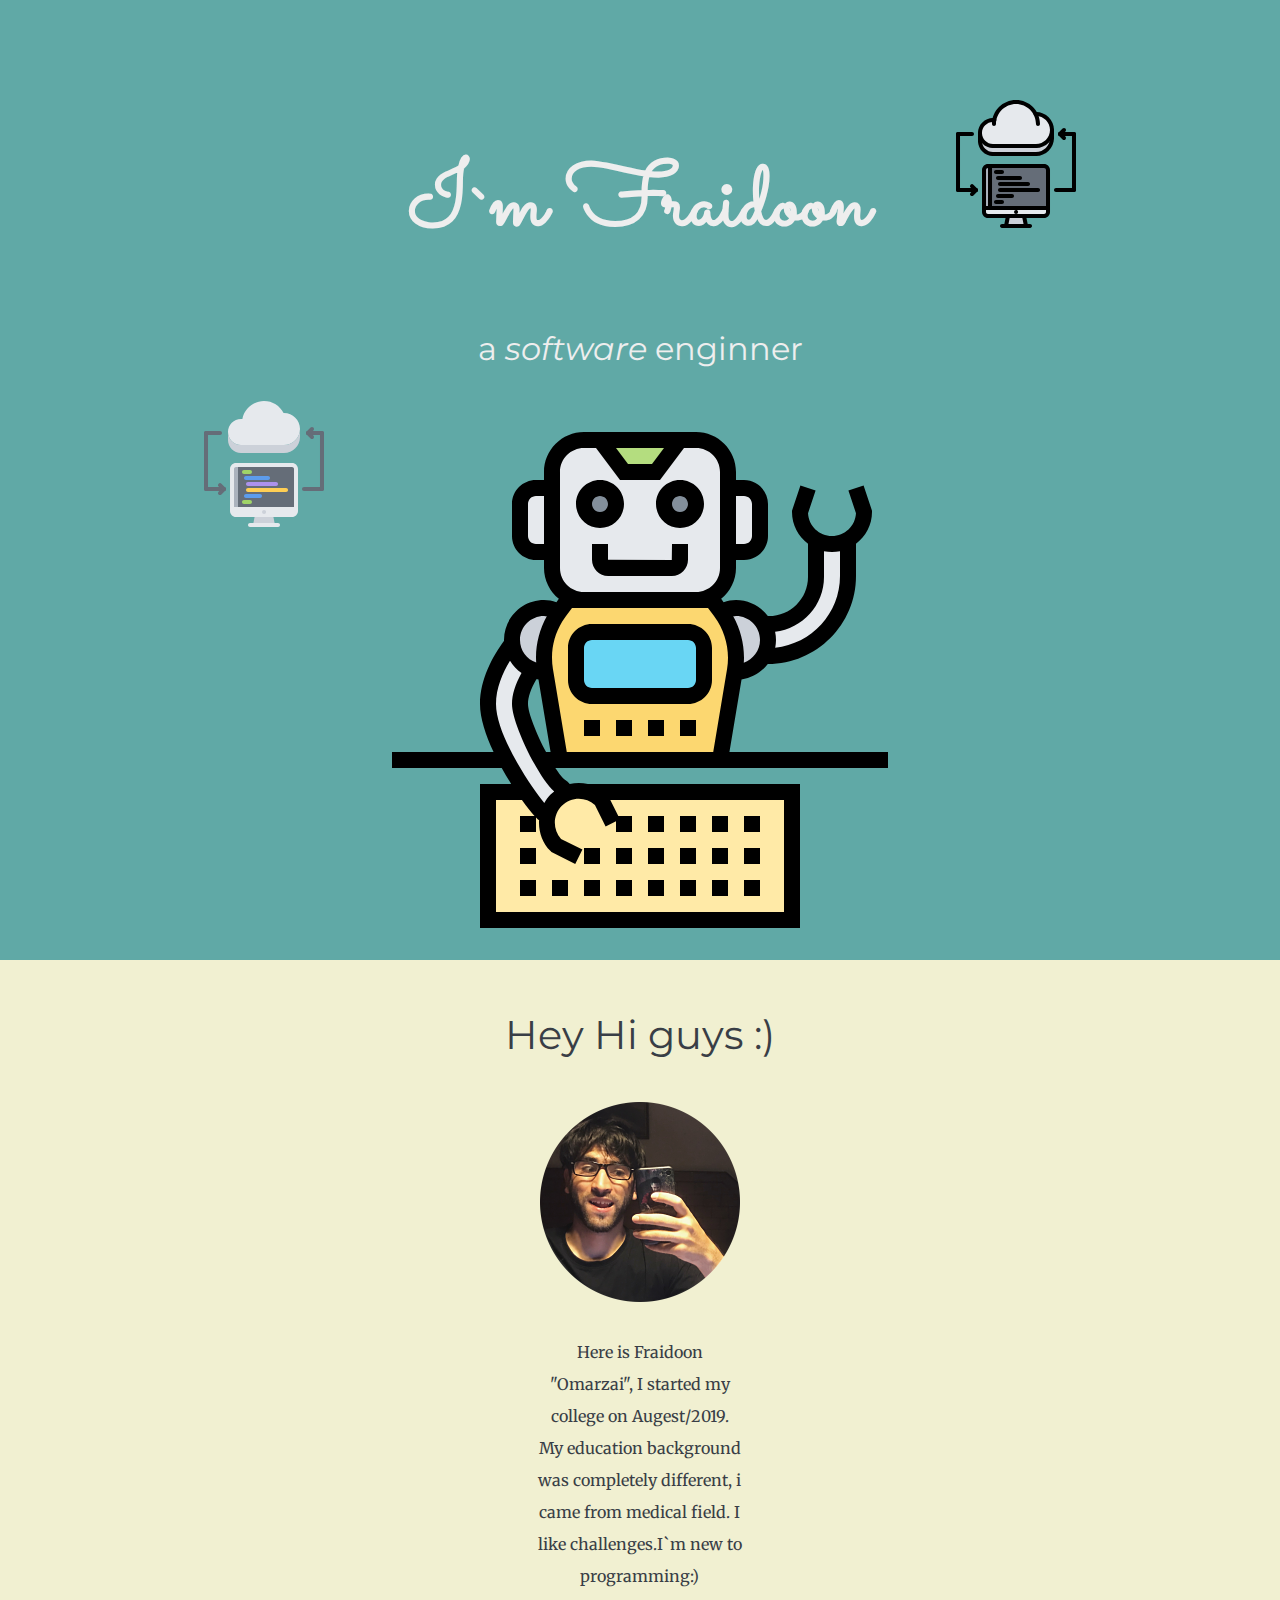
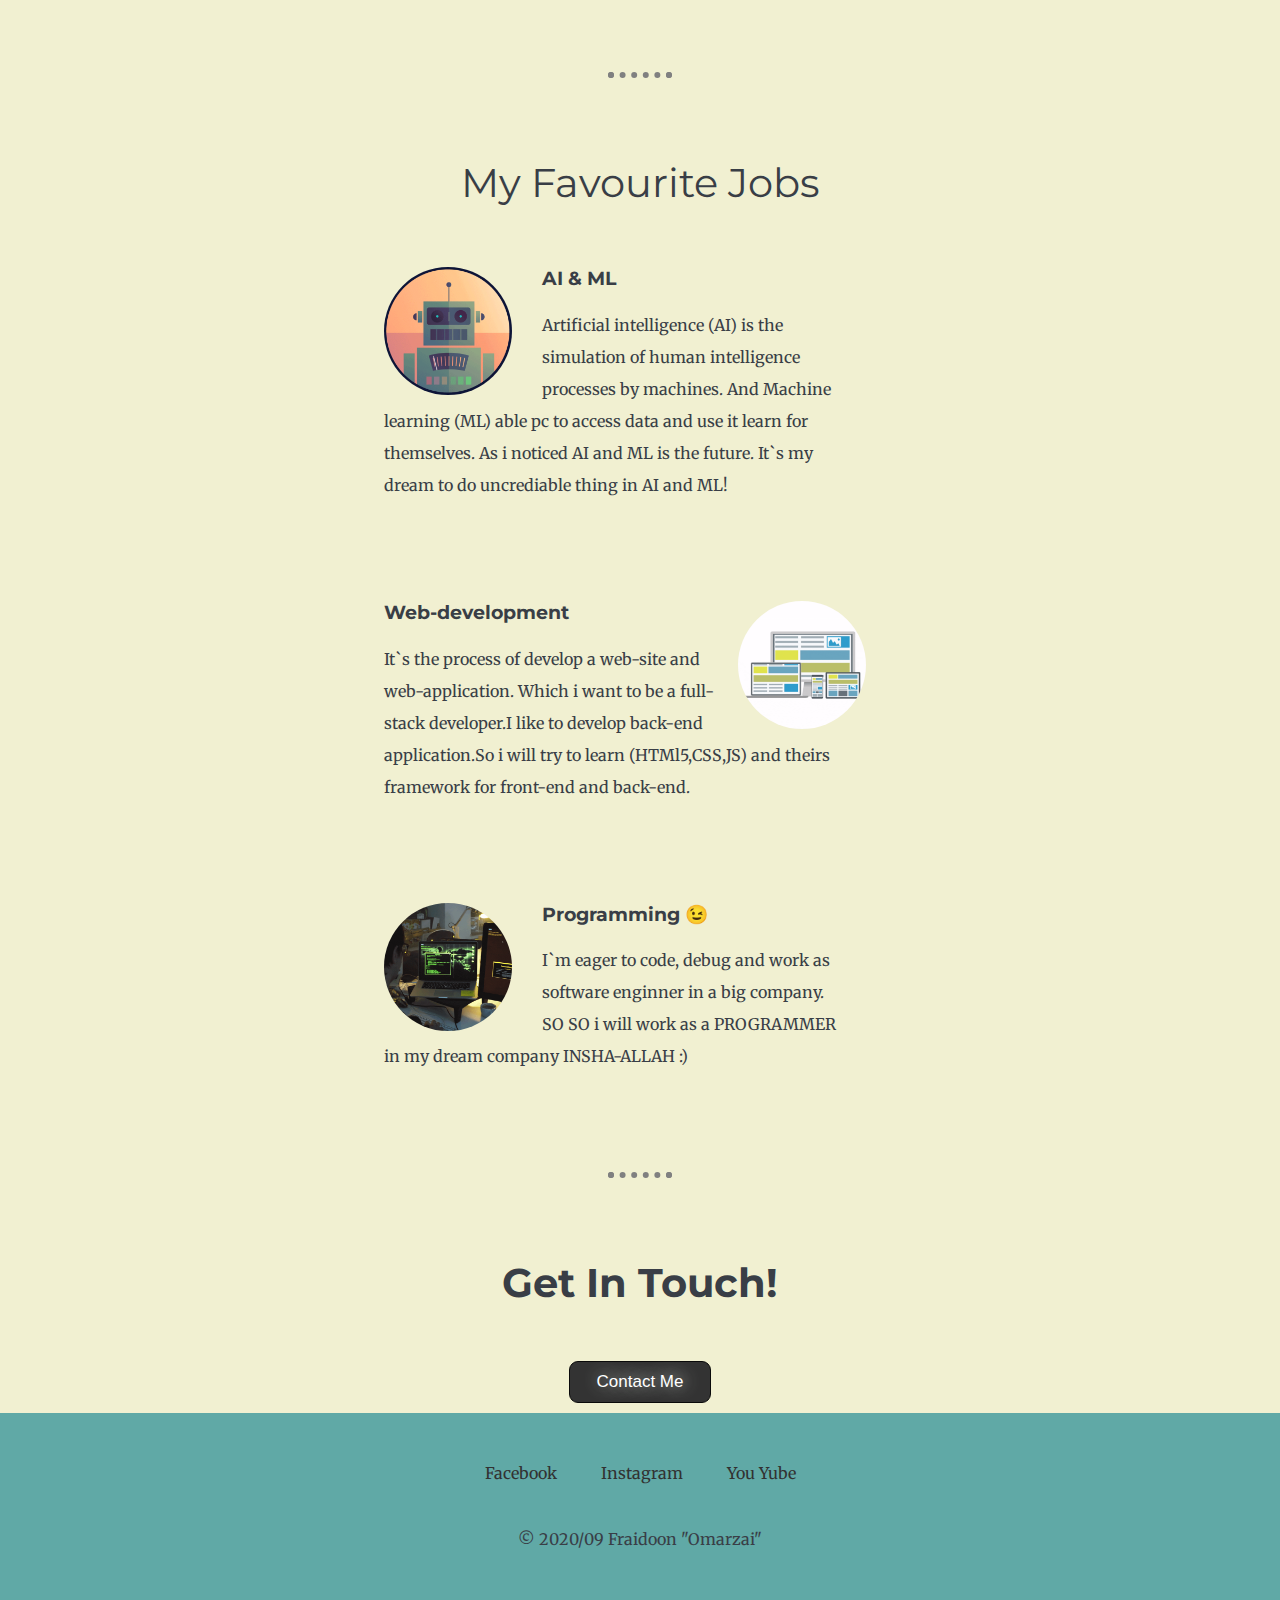
<file: index.html>
<!DOCTYPE html>
<html lang="en" dir="ltr">

<head>
   <meta charset="utf-8">
   <title>Fraidoon Omarzai</title>
   <!-- external css -->
   <link rel="stylesheet" href="styles.css">
   <!-- favicon -->
   <link rel="icon" href="images/favicon.ico">
   <!-- google fonts -->
   <link href="https://fonts.googleapis.com/css2?family=Merriweather:ital@1&family=Montserrat&family=Sacramento&display=swap" rel="stylesheet">
</head>

<body>

   <!-- top section -->
   <div class="top">
      <h1>I`m Fraidoon</h1>
      <h2 class="head-h2">a <em><span>software</span></em> enginner</h2>
      <img class="code-img" src="images/top-icon.svg" alt="">
      <img class="robot-img" src="images/robot.svg">
      <img class="code1-img" src="images/top-icon1.svg" alt="">
   </div>

   <!-- middle section -->
   <div class="middle">

      <div class="profile">
         <h2>Hey Hi guys :)</h2>
         <img class="my-pic" src="images/my-pic.png" alt="fraidoon">
         <p class="profile">Here is Fraidoon "Omarzai", I started my college on Augest/2019.
            My education background was completely different, i came from medical field.
            I like challenges.I`m new to programming:)</p>
      </div>
      <hr>

      <h2>My Favourite Jobs</h2>

      <div class="jobs-row">
         <img class="ai-img job-pic" src="images/ai&ml.gif" alt="ai/ml">
         <h3>AI & ML</h3>
         <p>Artificial intelligence (AI) is the simulation of human intelligence processes by machines.
            And Machine learning (ML) able pc to access data and use it learn for themselves.
            As i noticed AI and ML is the future. It`s my dream to do uncrediable thing in AI and ML!</p>
      </div>

      <div class="jobs-row">
         <img class="web-img job-pic" src="images/web-dev.gif" alt="web-image">
         <h3>Web-development</h3>
         <p>It`s the process of develop a web-site and web-application.
            Which i want to be a full-stack developer.I like to develop back-end application.So i will try to learn (HTMl5,CSS,JS) and theirs
            framework for front-end and back-end.</p>
      </div>

      <div class="jobs-row">
         <img class="pro-img job-pic" src="images/programming.gif" alt="programming">
         <h3>Programming 😉️</h3>
         <p>I`m eager to code, debug and work as software enginner in a big company.
            SO SO i will work as a PROGRAMMER in my dream company INSHA-ALLAH :) </p>
      </div>
   </div>
   <hr>

   <div class="contact">
      <h2><strong>Get In Touch!</strong></h2>
      <a class="btn" href="contact.html">Contact Me</a>
   </div>
   </div>

   <div class="bottom">
      <a class="footer-link" href="https://www.facebook.com/nikzad.fraidoon">Facebook</a>
      <a class="footer-link" href="https://www.instagram.com/md_frai2n/?hl=en">Instagram</a>
      <a class="footer-link" href="https://www.youtube.com/channel/UC3wlEm_B67OkVaomGjaYGgw">You Yube</a>
      <p class="copyright">&copy; 2020/09 Fraidoon "Omarzai"</p>
   </div>

</body>

</html>
</file>
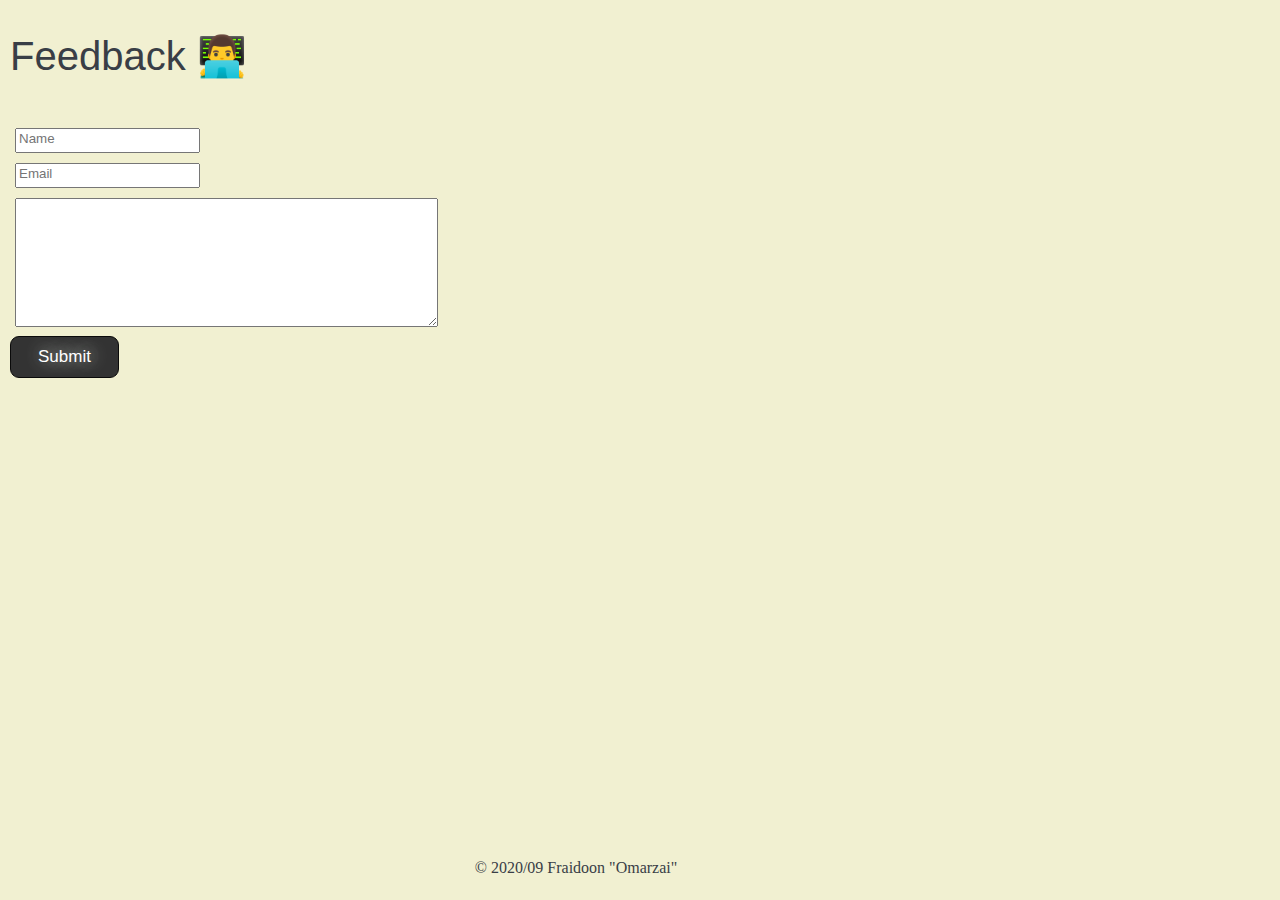
<file: contact.html>
<!DOCTYPE html>
<html lang="en" dir="ltr">

<head>
   <meta charset="utf-8">
   <title>Contact</title>
   <link rel="stylesheet" href="styles.css">
</head>

<body>
   <div class="contact-part">
      <h2>Feedback 👨‍💻️</h2>
      <form action="" mailto:fraidoon_omarzai@yahoo.com"" method="post">
         <input class="input" type="text" name="name" placeholder="Name"><br>
         <input class="input" type="email" name="email" placeholder="Email"><br>
         <textarea class="input" name="text" rows="8" cols="50"></textarea><br>
         <button class="btn" type="submit" name="button">Submit</button>
      </form>
   </div>
   <p class="bottom-contact">&copy; 2020/09 Fraidoon "Omarzai"</p>
</body>

</html>
</file>
<file: styles.css>
body {
   color: #393e46;
   font-family: 'Merriweather', serif;
   margin: 0;
   text-align: center;
   background-color: #f1f0d1;
}

h1 {
   color: #eeeeee;
   font-family: 'Sacramento', cursive;
   font-size: 5.625rem;
   margin: 20px auto 0 auto;
   padding-top: 40px;
}

h2 {
   font-family: 'Montserrat', sans-serif;
   font-size: 2.5rem;
   font-weight: normal;
   padding-bottom: 10px;
}

.head-h2 {
   color: #eeeeee;
   font-family: 'Montserrat', sans-serif;
   font-size: 2rem;
   padding: 30px;
}

h3 {
   font-family: 'Montserrat', sans-serif;
   pading-top:5px;
}

p {
   line-height: 2;
   width: 90%;
}

hr {
   border: dotted 6px;
   border-bottom: none;
   margin: 80px auto;
   width: 4%;
}

/* top class */
.top {
   background-color: #60a9a6;
   padding-top: 80px;
   position: relative;
}

.code-img {
   left: 200px;
   position: absolute;
   top: 400px;
   width: 10%;
}

.code1-img {
   right: 200px;
   top: 100px;
   position: absolute;
   width: 10%;
}

.robot-img {
   margin-bottom: 20px;
}

/* middle container */
.middle {
   margin: 50px 0;
}

.profile {
   width: 40%;
   margin: 30px auto;
}

.jobs-row {
   width: 40%;
   margin: 50px auto 100px;
   text-align: left;
}

.job-pic {
   border-radius: 50%;
   width: 25%;
   margin-right: 30px;
}

.ai-img {
   float: left;
}

.web-img {
   float: right;
}

.pro-img {
   float: left;
}

a {
   font-family: 'Merriweather', serif;
   margin: 10px 20px;
   text-decoration: none;
   color: #323232;
}

a:hover {
   color: #eeeeee;
}

/* bottom-container */
.bottom {
   background-color: #60a9a6;
   padding: 50px 0 20px;
}

.copyright {
   padding: 40px 0;
   margin: auto;
}

/* contact section */
.contact-part {
   text-align: left;
   margin: 10px;
}

.input {
   padding-bottom: 5px;
   margin: 5px;
}

.bottom-contact {
   position: absolute;
   bottom: 0;
   text-align: center;
}

/* for response the web */
@media (max-width:1000px) {
   .robot-img {
      width: 80%;
   }

   .code1-img, .code-img {
      display: none;
   }

   p.profile {
      text-align: left;
      width: 100%;
   }

   .job-pic {
      width: 80%;
      padding-bottom: 20px;
      float: None;
   }
}

/* html button generator  */
.btn {
   background-color: #333333;
   border-radius: 9px;
   border: 1px solid #0a0a0a;
   display: inline-block;
   cursor: pointer;
   color: #ffffff;
   font-family: Arial;
   font-size: 17px;
   padding: 10px 27px;
   text-decoration: none;
   text-shadow: 2px -1px 16px #d2dbd2;
}

.btn:hover {
   background-color: #60a9a6;
}

.btn:active {
   position: relative;
   top: 1px;
}
</file>
